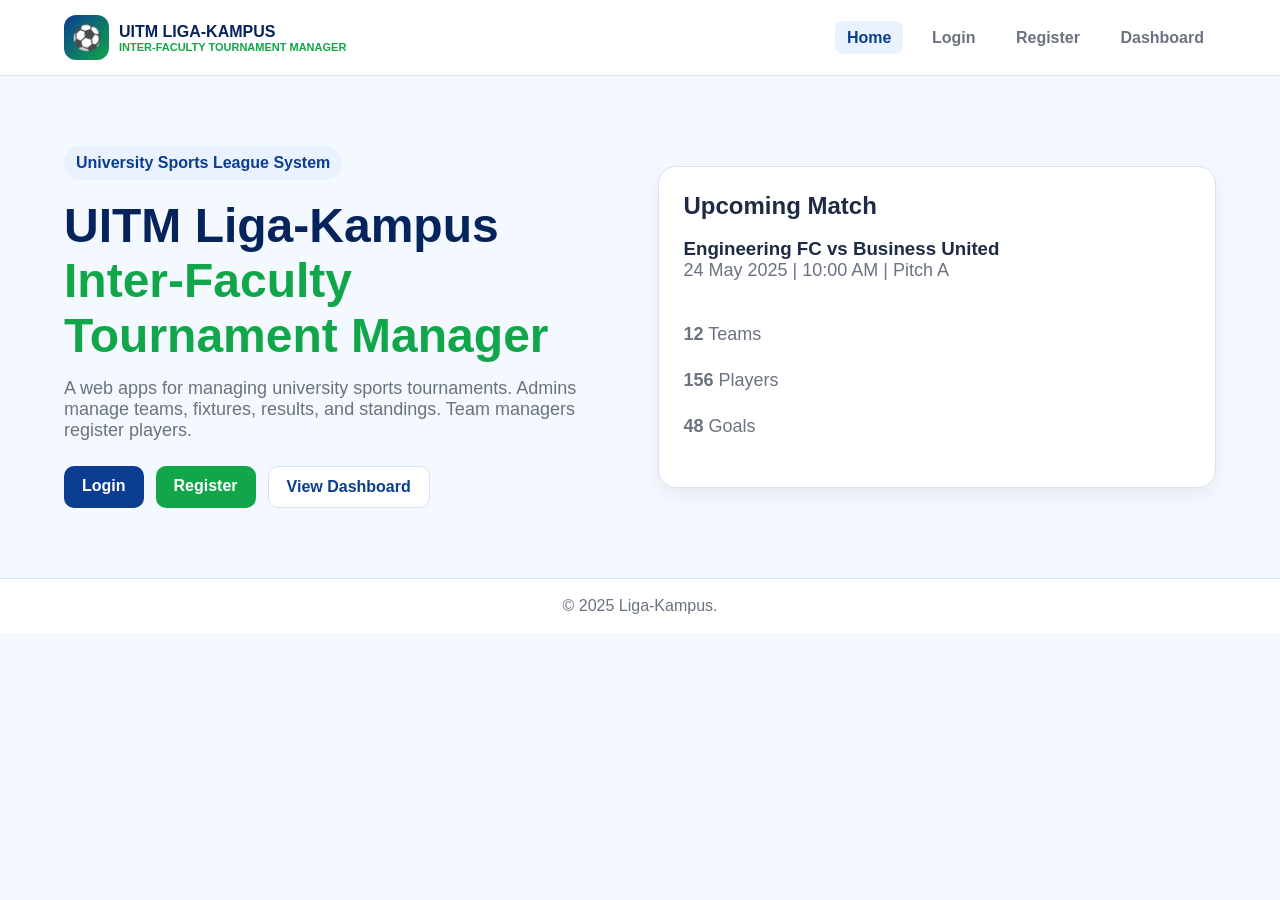
<file: Storyboard/STORYBOARD/public_html/index.html>
<!DOCTYPE html>
<html lang="en">
<head>
    <meta charset="UTF-8">
    <title>Home | UITM Liga-Kampus</title>
    <link rel="stylesheet" href="css/style.css">
</head>
<body>

<header class="topbar">
    <div class="container topbar-inner">
        <a class="brand" href="index.html">
            <div class="logo">⚽</div>
            <div>
                UITM LIGA-KAMPUS
                <small>INTER-FACULTY TOURNAMENT MANAGER</small>
            </div>
        </a>

        <nav class="nav">
            <a href="index.html" class="active">Home</a>
            <a href="login.html">Login</a>
            <a href="register.html">Register</a>
            <a href="dashboard.html">Dashboard</a>
        </nav>
    </div>
</header>

<section class="hero">
    <div class="container hero-grid">
        <div>
            <div class="badge">University Sports League System</div>

            <h1>
                UITM Liga-Kampus
                <span>Inter-Faculty Tournament Manager</span>
            </h1>

            <p>
                A web apps for managing university sports tournaments.
                Admins manage teams, fixtures, results, and standings.
                Team managers register players.
            </p>

            <div class="hero-actions">
                <a href="login.html" class="btn btn-blue">Login</a>
                <a href="register.html" class="btn btn-green">Register</a>
                <a href="dashboard.html" class="btn btn-light">View Dashboard</a>
            </div>
        </div>

        <div class="hero-card">
            <h2>Upcoming Match</h2>
            <br>
            <h3>Engineering FC vs Business United</h3>
            <p>24 May 2025 | 10:00 AM | Pitch A</p>
            <br>
            <p><strong>12</strong> Teams</p>
            <p><strong>156</strong> Players</p>
            <p><strong>48</strong> Goals</p>
        </div>
    </div>
</section>

<footer class="footer">
    © 2025 Liga-Kampus.
</footer>

<script src="js/script.js"></script>
</body>
</html>
</file>
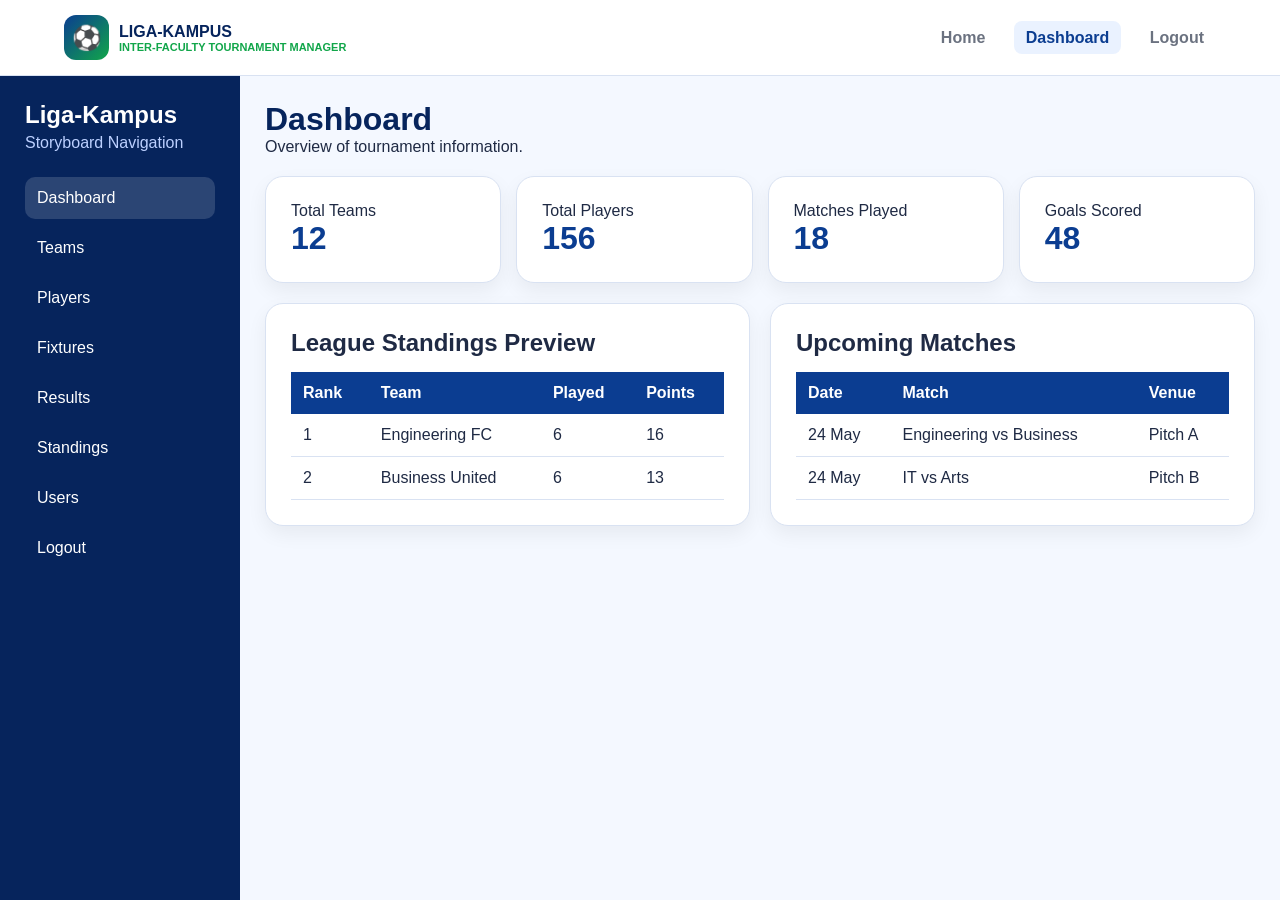
<file: Storyboard/STORYBOARD/public_html/dashboard.html>
<!DOCTYPE html>
<html lang="en">
<head>
    <meta charset="UTF-8">
    <title>Dashboard | Liga-Kampus</title>
    <link rel="stylesheet" href="css/style.css">
</head>
<body>

<header class="topbar">
    <div class="container topbar-inner">
        <a class="brand" href="index.html">
            <div class="logo">⚽</div>
            <div>
                LIGA-KAMPUS
                <small>INTER-FACULTY TOURNAMENT MANAGER</small>
            </div>
        </a>

        <nav class="nav">
            <a href="index.html">Home</a>
            <a href="dashboard.html" class="active">Dashboard</a>
            <a href="logout.html">Logout</a>
        </nav>
    </div>
</header>

<div class="app-shell">
    <aside class="sidebar">
        <h2>Liga-Kampus</h2>
        <p>Storyboard Navigation</p>

        <nav class="side-nav">
            <a href="dashboard.html" class="active">Dashboard</a>
            <a href="teams.html">Teams</a>
            <a href="players.html">Players</a>
            <a href="fixtures.html">Fixtures</a>
            <a href="results.html">Results</a>
            <a href="standings.html">Standings</a>
            <a href="users.html">Users</a>
            <a href="logout.html">Logout</a>
        </nav>
    </aside>

    <main class="main">
        <div class="page-header">
            <div>
                <h1>Dashboard</h1>
                <p>Overview of tournament information.</p>
            </div>
        </div>

        <section class="grid-4">
            <div class="card stat">
                <p>Total Teams</p>
                <strong>12</strong>
            </div>

            <div class="card stat">
                <p>Total Players</p>
                <strong>156</strong>
            </div>

            <div class="card stat">
                <p>Matches Played</p>
                <strong>18</strong>
            </div>

            <div class="card stat">
                <p>Goals Scored</p>
                <strong>48</strong>
            </div>
        </section>

        <section class="grid-2">
            <div class="card">
                <h2>League Standings Preview</h2>

                <table>
                    <tr>
                        <th>Rank</th>
                        <th>Team</th>
                        <th>Played</th>
                        <th>Points</th>
                    </tr>

                    <tr>
                        <td>1</td>
                        <td>Engineering FC</td>
                        <td>6</td>
                        <td>16</td>
                    </tr>

                    <tr>
                        <td>2</td>
                        <td>Business United</td>
                        <td>6</td>
                        <td>13</td>
                    </tr>
                </table>
            </div>

            <div class="card">
                <h2>Upcoming Matches</h2>

                <table>
                    <tr>
                        <th>Date</th>
                        <th>Match</th>
                        <th>Venue</th>
                    </tr>

                    <tr>
                        <td>24 May</td>
                        <td>Engineering vs Business</td>
                        <td>Pitch A</td>
                    </tr>

                    <tr>
                        <td>24 May</td>
                        <td>IT vs Arts</td>
                        <td>Pitch B</td>
                    </tr>
                </table>
            </div>
        </section>
    </main>
</div>

<script src="js/script.js"></script>
</body>
</html>
</file>
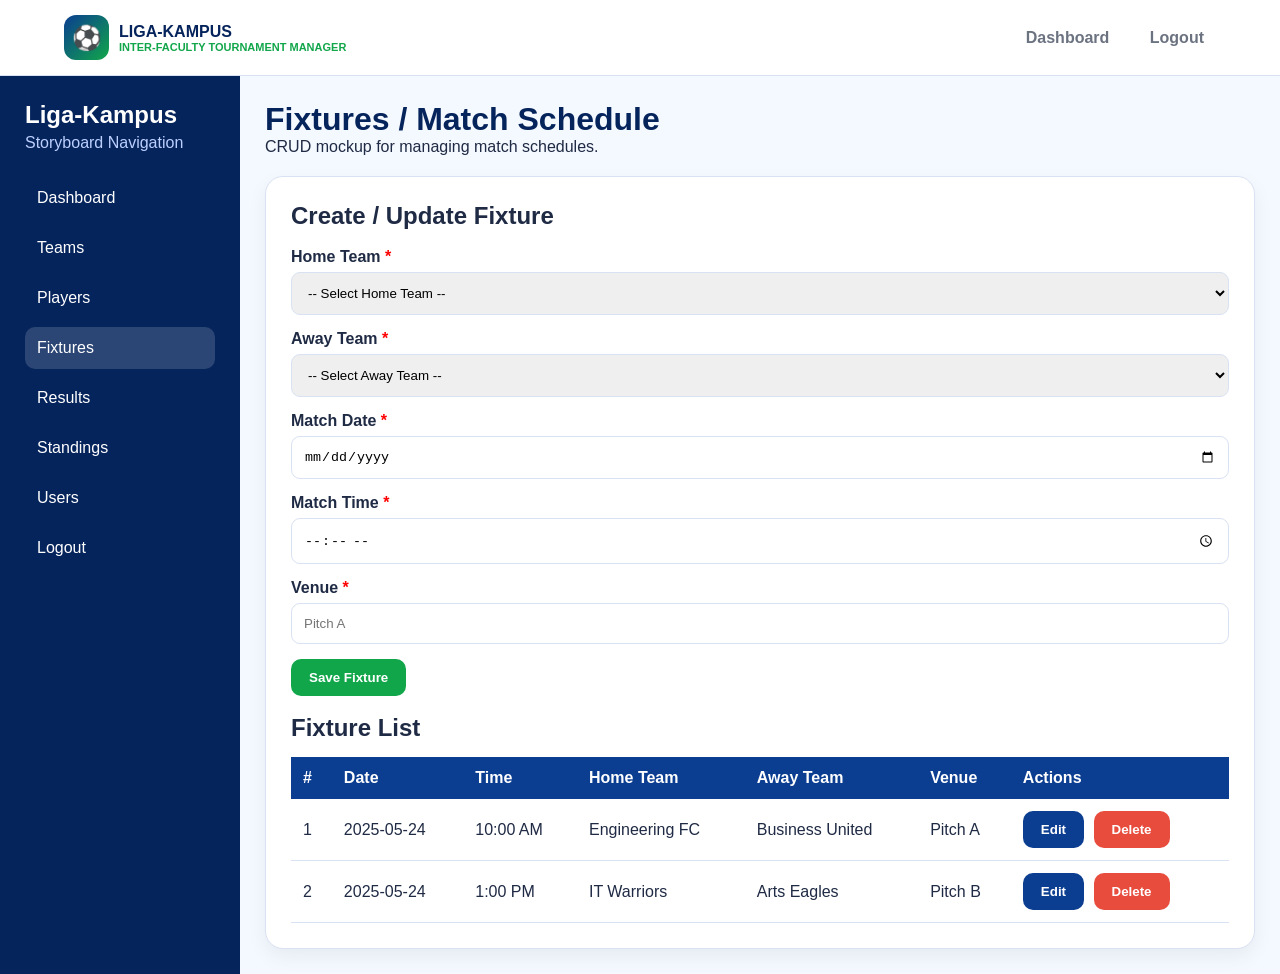
<file: Storyboard/STORYBOARD/public_html/fixtures.html>
<!DOCTYPE html>
<html lang="en">
<head>
    <meta charset="UTF-8">
    <title>Fixtures | Liga-Kampus</title>
    <link rel="stylesheet" href="css/style.css">
</head>
<body>

<header class="topbar">
    <div class="container topbar-inner">
        <a class="brand" href="index.html">
            <div class="logo">⚽</div>
            <div>
                LIGA-KAMPUS
                <small>INTER-FACULTY TOURNAMENT MANAGER</small>
            </div>
        </a>

        <nav class="nav">
            <a href="dashboard.html">Dashboard</a>
            <a href="logout.html">Logout</a>
        </nav>
    </div>
</header>

<div class="app-shell">
    <aside class="sidebar">
        <h2>Liga-Kampus</h2>
        <p>Storyboard Navigation</p>

        <nav class="side-nav">
            <a href="dashboard.html">Dashboard</a>
            <a href="teams.html">Teams</a>
            <a href="players.html">Players</a>
            <a href="fixtures.html" class="active">Fixtures</a>
            <a href="results.html">Results</a>
            <a href="standings.html">Standings</a>
            <a href="users.html">Users</a>
            <a href="logout.html">Logout</a>
        </nav>
    </aside>

    <main class="main">
        <div class="page-header">
            <div>
                <h1>Fixtures / Match Schedule</h1>
                <p>CRUD mockup for managing match schedules.</p>
            </div>
        </div>

        <section class="card">
            <h2>Create / Update Fixture</h2>
            <br>

            <form>
                <div class="form-group">
                    <label>Home Team <span class="required">*</span></label>
                    <select required>
                        <option value="">-- Select Home Team --</option>
                        <option>Engineering FC</option>
                        <option>Business United</option>
                        <option>IT Warriors</option>
                    </select>
                </div>

                <div class="form-group">
                    <label>Away Team <span class="required">*</span></label>
                    <select required>
                        <option value="">-- Select Away Team --</option>
                        <option>Business United</option>
                        <option>Arts Eagles</option>
                        <option>Super Science</option>
                    </select>
                </div>

                <div class="form-group">
                    <label>Match Date <span class="required">*</span></label>
                    <input type="date" required>
                </div>

                <div class="form-group">
                    <label>Match Time <span class="required">*</span></label>
                    <input type="time" required>
                </div>

                <div class="form-group">
                    <label>Venue <span class="required">*</span></label>
                    <input type="text" required placeholder="Pitch A">
                </div>

                <button type="button" class="btn btn-green" onclick="mockSave('Fixture saved successfully')">
                    Save Fixture
                </button>
            </form>

            <br>

            <h2>Fixture List</h2>

            <table>
                <tr>
                    <th>#</th>
                    <th>Date</th>
                    <th>Time</th>
                    <th>Home Team</th>
                    <th>Away Team</th>
                    <th>Venue</th>
                    <th>Actions</th>
                </tr>

                <tr>
                    <td>1</td>
                    <td>2025-05-24</td>
                    <td>10:00 AM</td>
                    <td>Engineering FC</td>
                    <td>Business United</td>
                    <td>Pitch A</td>
                    <td class="action-buttons">
                        <button class="btn btn-blue">Edit</button>
                        <button class="btn btn-red" onclick="mockDelete('fixture')">Delete</button>
                    </td>
                </tr>

                <tr>
                    <td>2</td>
                    <td>2025-05-24</td>
                    <td>1:00 PM</td>
                    <td>IT Warriors</td>
                    <td>Arts Eagles</td>
                    <td>Pitch B</td>
                    <td class="action-buttons">
                        <button class="btn btn-blue">Edit</button>
                        <button class="btn btn-red" onclick="mockDelete('fixture')">Delete</button>
                    </td>
                </tr>
            </table>
        </section>
    </main>
</div>

<script src="js/script.js"></script>
</body>
</html>
</file>
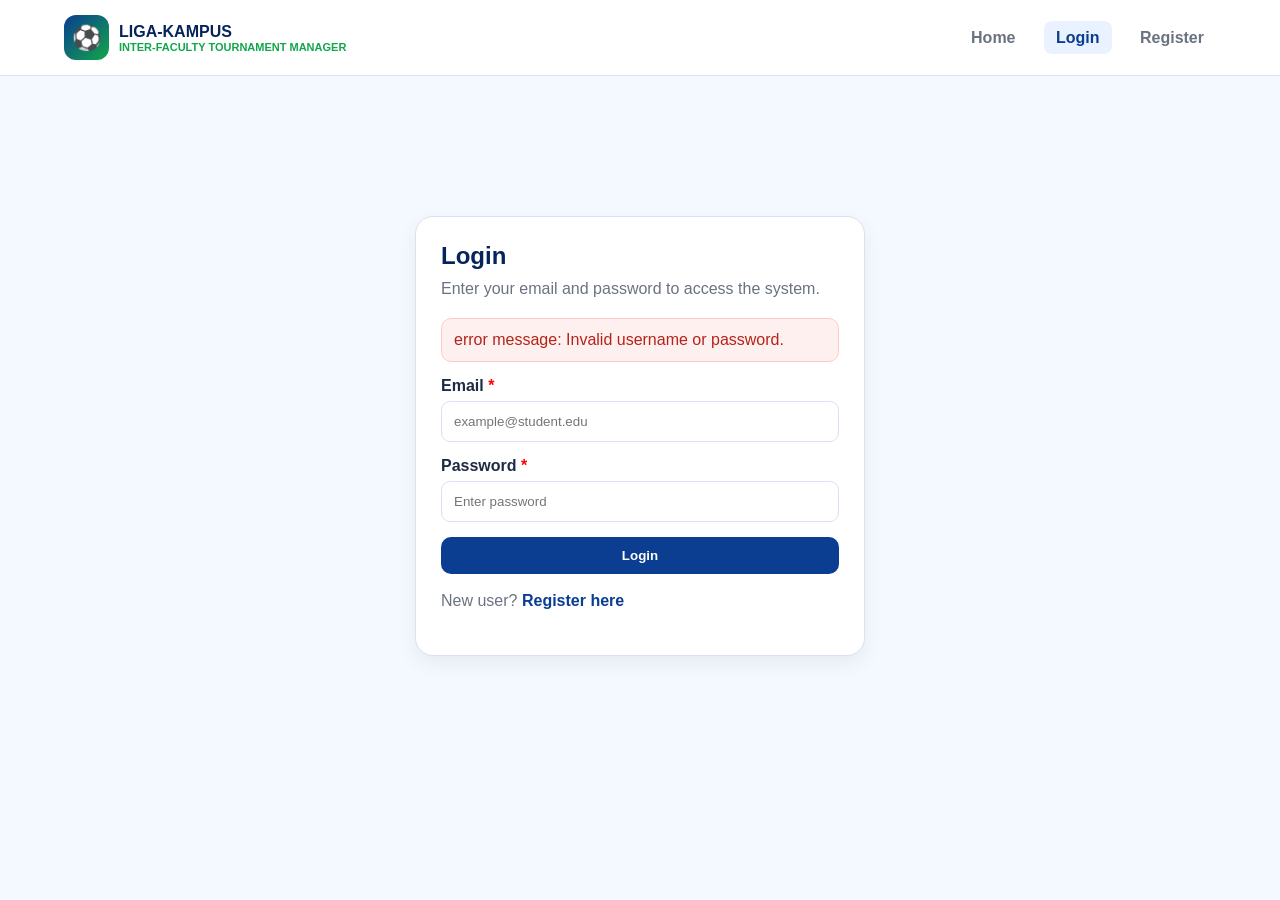
<file: Storyboard/STORYBOARD/public_html/login.html>
<!DOCTYPE html>
<html lang="en">
<head>
    <meta charset="UTF-8">
    <title>Login | Liga-Kampus</title>
    <link rel="stylesheet" href="css/style.css">
</head>
<body>

<header class="topbar">
    <div class="container topbar-inner">
        <a class="brand" href="index.html">
            <div class="logo">⚽</div>
            <div>
                LIGA-KAMPUS
                <small>INTER-FACULTY TOURNAMENT MANAGER</small>
            </div>
        </a>

        <nav class="nav">
            <a href="index.html">Home</a>
            <a href="login.html" class="active">Login</a>
            <a href="register.html">Register</a>
        </nav>
    </div>
</header>

<section class="auth-page">
    <form class="auth-card" action="dashboard.html" method="get">
        <h1>Login</h1>
        <p>Enter your email and password to access the system.</p>

        <div class="error-box">
            error message: Invalid username or password.
        </div>

        <div class="form-group">
            <label>Email <span class="required">*</span></label>
            <input type="email" required placeholder="example@student.edu">
        </div>

        <div class="form-group">
            <label>Password <span class="required">*</span></label>
            <input type="password" required minlength="6" placeholder="Enter password">
        </div>

        <button type="submit" class="btn btn-blue" style="width:100%;">
            Login
        </button>

        <br><br>

        <p>
            New user?
            <a href="register.html" style="color:#0b3d91; font-weight:bold;">
                Register here
            </a>
        </p>
    </form>
</section>

<script src="js/script.js"></script>
</body>
</html>
</file>
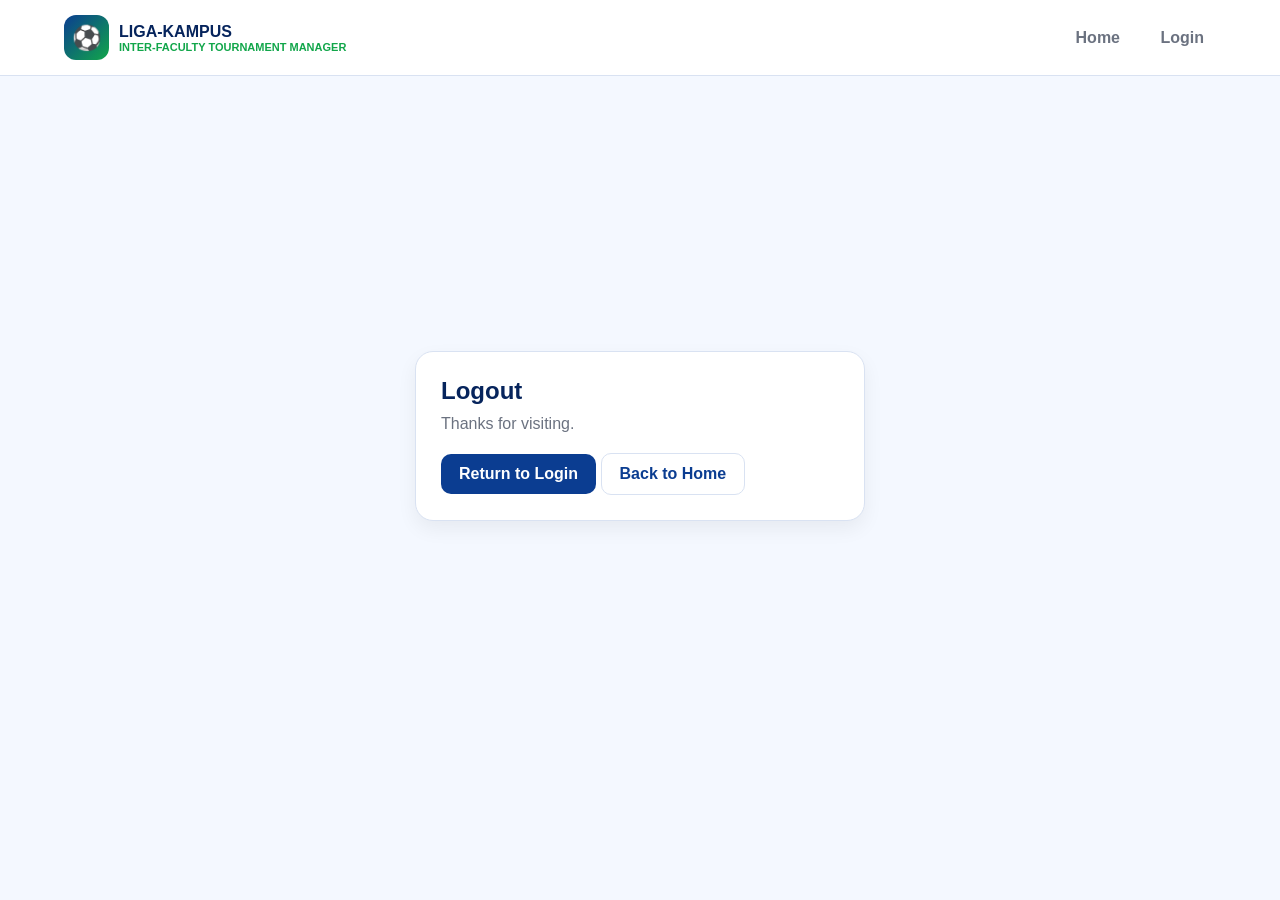
<file: Storyboard/STORYBOARD/public_html/logout.html>
<!DOCTYPE html>
<html lang="en">
<head>
    <meta charset="UTF-8">
    <title>Logout | Liga-Kampus</title>
    <link rel="stylesheet" href="css/style.css">
</head>
<body>

<header class="topbar">
    <div class="container topbar-inner">
        <a class="brand" href="index.html">
            <div class="logo">⚽</div>
            <div>
                LIGA-KAMPUS
                <small>INTER-FACULTY TOURNAMENT MANAGER</small>
            </div>
        </a>

        <nav class="nav">
            <a href="index.html">Home</a>
            <a href="login.html">Login</a>
        </nav>
    </div>
</header>

<section class="auth-page">
    <div class="auth-card">
        <h1>Logout</h1>

        <p>
            Thanks for visiting.
        </p>

        <a href="login.html" class="btn btn-blue">
            Return to Login
        </a>

        <a href="index.html" class="btn btn-light">
            Back to Home
        </a>
    </div>
</section>

<script src="js/script.js"></script>
</body>
</html>
</file>
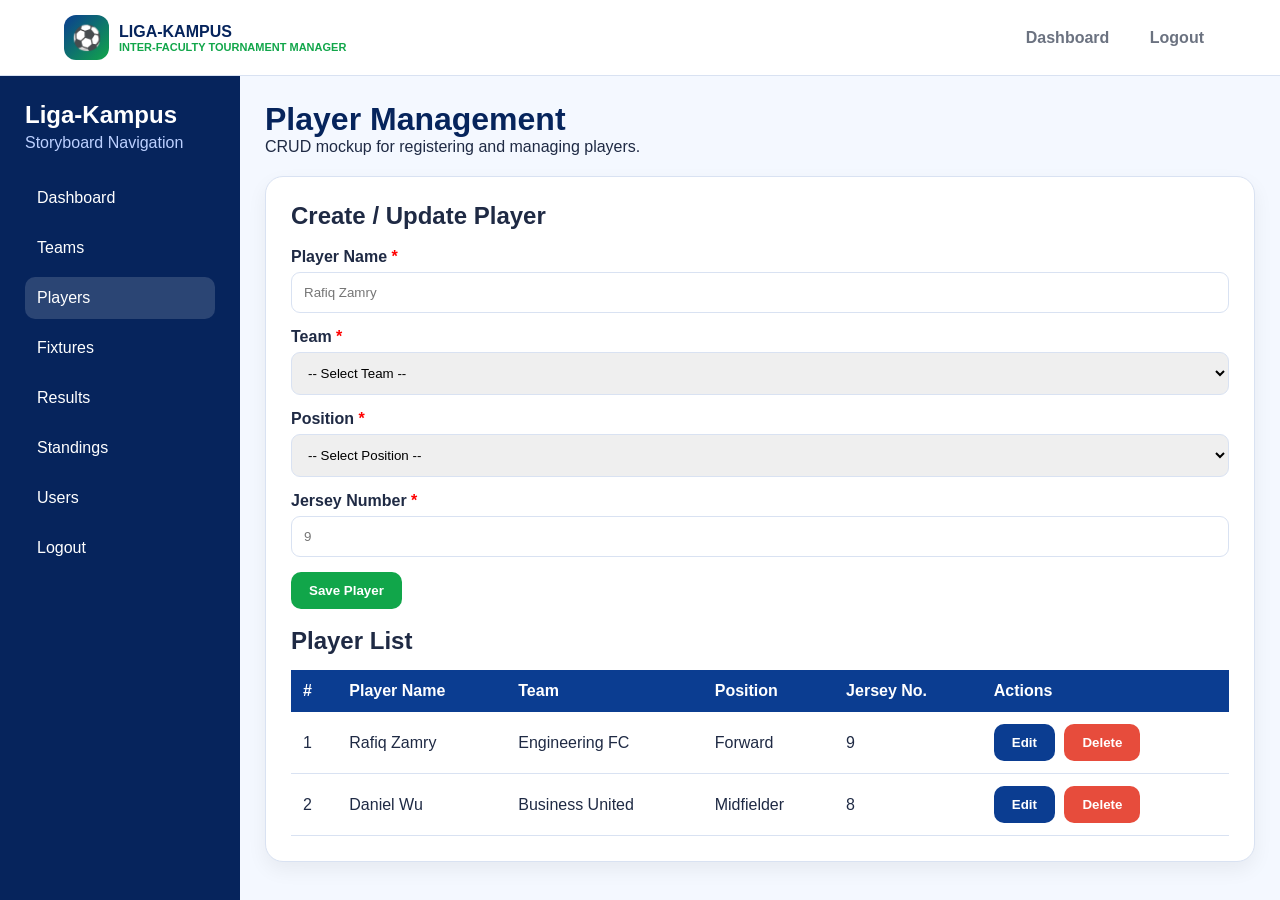
<file: Storyboard/STORYBOARD/public_html/players.html>
<!DOCTYPE html>
<html lang="en">
<head>
    <meta charset="UTF-8">
    <title>Player Management | Liga-Kampus</title>
    <link rel="stylesheet" href="css/style.css">
</head>
<body>

<header class="topbar">
    <div class="container topbar-inner">
        <a class="brand" href="index.html">
            <div class="logo">⚽</div>
            <div>
                LIGA-KAMPUS
                <small>INTER-FACULTY TOURNAMENT MANAGER</small>
            </div>
        </a>

        <nav class="nav">
            <a href="dashboard.html">Dashboard</a>
            <a href="logout.html">Logout</a>
        </nav>
    </div>
</header>

<div class="app-shell">
    <aside class="sidebar">
        <h2>Liga-Kampus</h2>
        <p>Storyboard Navigation</p>

        <nav class="side-nav">
            <a href="dashboard.html">Dashboard</a>
            <a href="teams.html">Teams</a>
            <a href="players.html" class="active">Players</a>
            <a href="fixtures.html">Fixtures</a>
            <a href="results.html">Results</a>
            <a href="standings.html">Standings</a>
            <a href="users.html">Users</a>
            <a href="logout.html">Logout</a>
        </nav>
    </aside>

    <main class="main">
        <div class="page-header">
            <div>
                <h1>Player Management</h1>
                <p>CRUD mockup for registering and managing players.</p>
            </div>
        </div>

        <section class="card">
            <h2>Create / Update Player</h2>
            <br>

            <form>
                <div class="form-group">
                    <label>Player Name <span class="required">*</span></label>
                    <input type="text" required placeholder="Rafiq Zamry">
                </div>

                <div class="form-group">
                    <label>Team <span class="required">*</span></label>
                    <select required>
                        <option value="">-- Select Team --</option>
                        <option>Engineering FC</option>
                        <option>Business United</option>
                        <option>IT Warriors</option>
                    </select>
                </div>

                <div class="form-group">
                    <label>Position <span class="required">*</span></label>
                    <select required>
                        <option value="">-- Select Position --</option>
                        <option>Goalkeeper</option>
                        <option>Defender</option>
                        <option>Midfielder</option>
                        <option>Forward</option>
                    </select>
                </div>

                <div class="form-group">
                    <label>Jersey Number <span class="required">*</span></label>
                    <input type="number" required min="1" max="99" placeholder="9">
                </div>

                <button type="button" class="btn btn-green" onclick="mockSave('Player saved successfully')">
                    Save Player
                </button>
            </form>

            <br>

            <h2>Player List</h2>

            <table>
                <tr>
                    <th>#</th>
                    <th>Player Name</th>
                    <th>Team</th>
                    <th>Position</th>
                    <th>Jersey No.</th>
                    <th>Actions</th>
                </tr>

                <tr>
                    <td>1</td>
                    <td>Rafiq Zamry</td>
                    <td>Engineering FC</td>
                    <td>Forward</td>
                    <td>9</td>
                    <td class="action-buttons">
                        <button class="btn btn-blue">Edit</button>
                        <button class="btn btn-red" onclick="mockDelete('Rafiq Hakimi')">Delete</button>
                    </td>
                </tr>

                <tr>
                    <td>2</td>
                    <td>Daniel Wu</td>
                    <td>Business United</td>
                    <td>Midfielder</td>
                    <td>8</td>
                    <td class="action-buttons">
                        <button class="btn btn-blue">Edit</button>
                        <button class="btn btn-red" onclick="mockDelete('Daniel Wong')">Delete</button>
                    </td>
                </tr>
            </table>
        </section>
    </main>
</div>

<script src="js/script.js"></script>
</body>
</html>
</file>
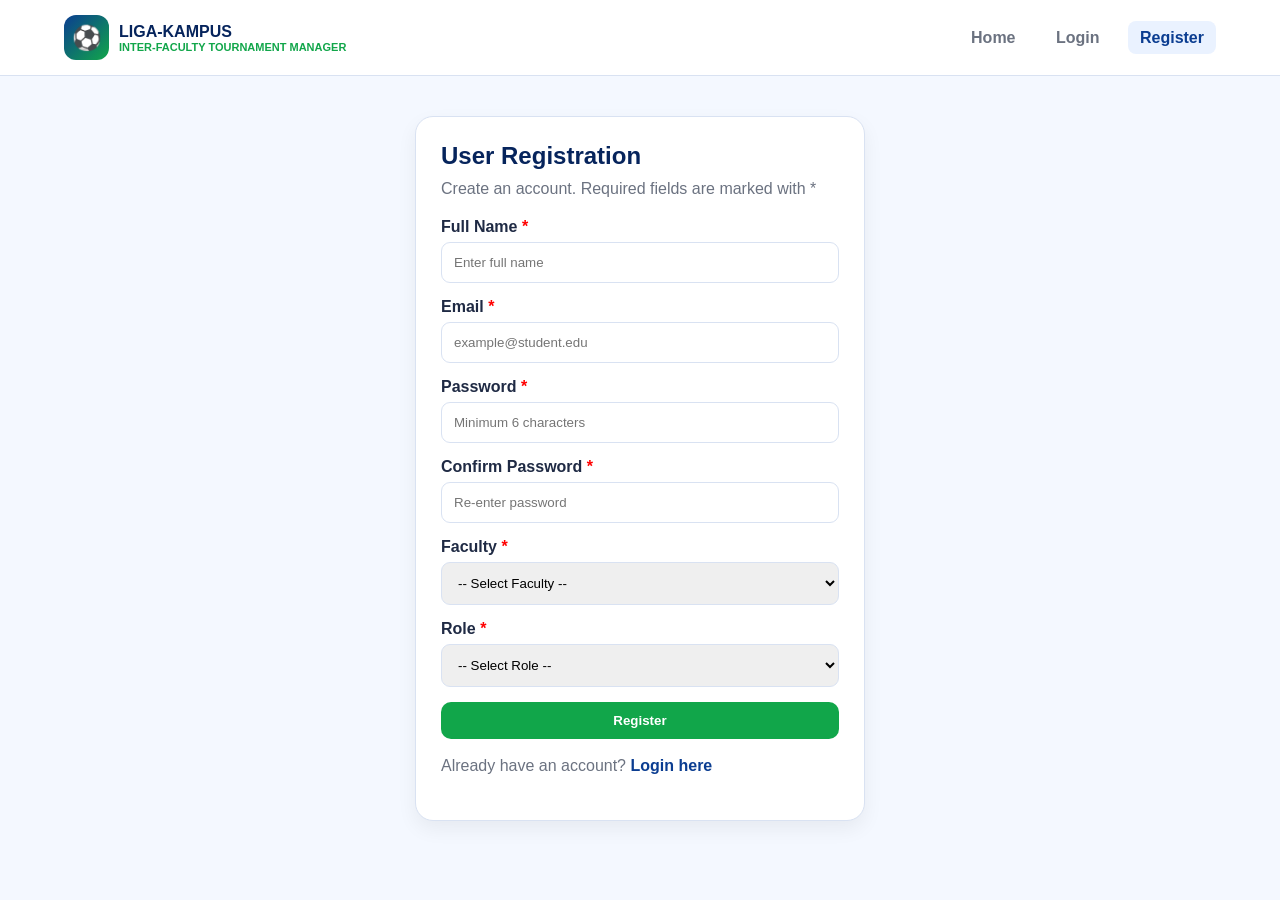
<file: Storyboard/STORYBOARD/public_html/register.html>
<!DOCTYPE html>
<html lang="en">
<head>
    <meta charset="UTF-8">
    <title>Register | Liga-Kampus</title>
    <link rel="stylesheet" href="css/style.css">
</head>
<body>

<header class="topbar">
    <div class="container topbar-inner">
        <a class="brand" href="index.html">
            <div class="logo">⚽</div>
            <div>
                LIGA-KAMPUS
                <small>INTER-FACULTY TOURNAMENT MANAGER</small>
            </div>
        </a>

        <nav class="nav">
            <a href="index.html">Home</a>
            <a href="login.html">Login</a>
            <a href="register.html" class="active">Register</a>
        </nav>
    </div>
</header>

<section class="auth-page">
    <form class="auth-card" action="login.html" method="get">
        <h1>User Registration</h1>
        <p>Create an account. Required fields are marked with *</p>

        <div class="form-group">
            <label>Full Name <span class="required">*</span></label>
            <input type="text" required placeholder="Enter full name">
        </div>

        <div class="form-group">
            <label>Email <span class="required">*</span></label>
            <input type="email" required placeholder="example@student.edu">
        </div>

        <div class="form-group">
            <label>Password <span class="required">*</span></label>
            <input type="password" required minlength="6" placeholder="Minimum 6 characters">
        </div>

        <div class="form-group">
            <label>Confirm Password <span class="required">*</span></label>
            <input type="password" required minlength="6" placeholder="Re-enter password">
        </div>

        <div class="form-group">
            <label>Faculty <span class="required">*</span></label>
            <select required>
                <option value="">-- Select Faculty --</option>
                <option>Engineering</option>
                <option>Business</option>
                <option>Information Technology</option>
                <option>Science</option>
                <option>Arts</option>
            </select>
        </div>

        <div class="form-group">
            <label>Role <span class="required">*</span></label>
            <select required>
                <option value="">-- Select Role --</option>
                <option>Admin</option>
                <option>Team Manager</option>
            </select>
        </div>

        <button type="submit" class="btn btn-green" style="width:100%;">
            Register
        </button>

        <br><br>

        <p>
            Already have an account?
            <a href="login.html" style="color:#0b3d91; font-weight:bold;">
                Login here
            </a>
        </p>
    </form>
</section>

<script src="js/script.js"></script>
</body>
</html>
</file>
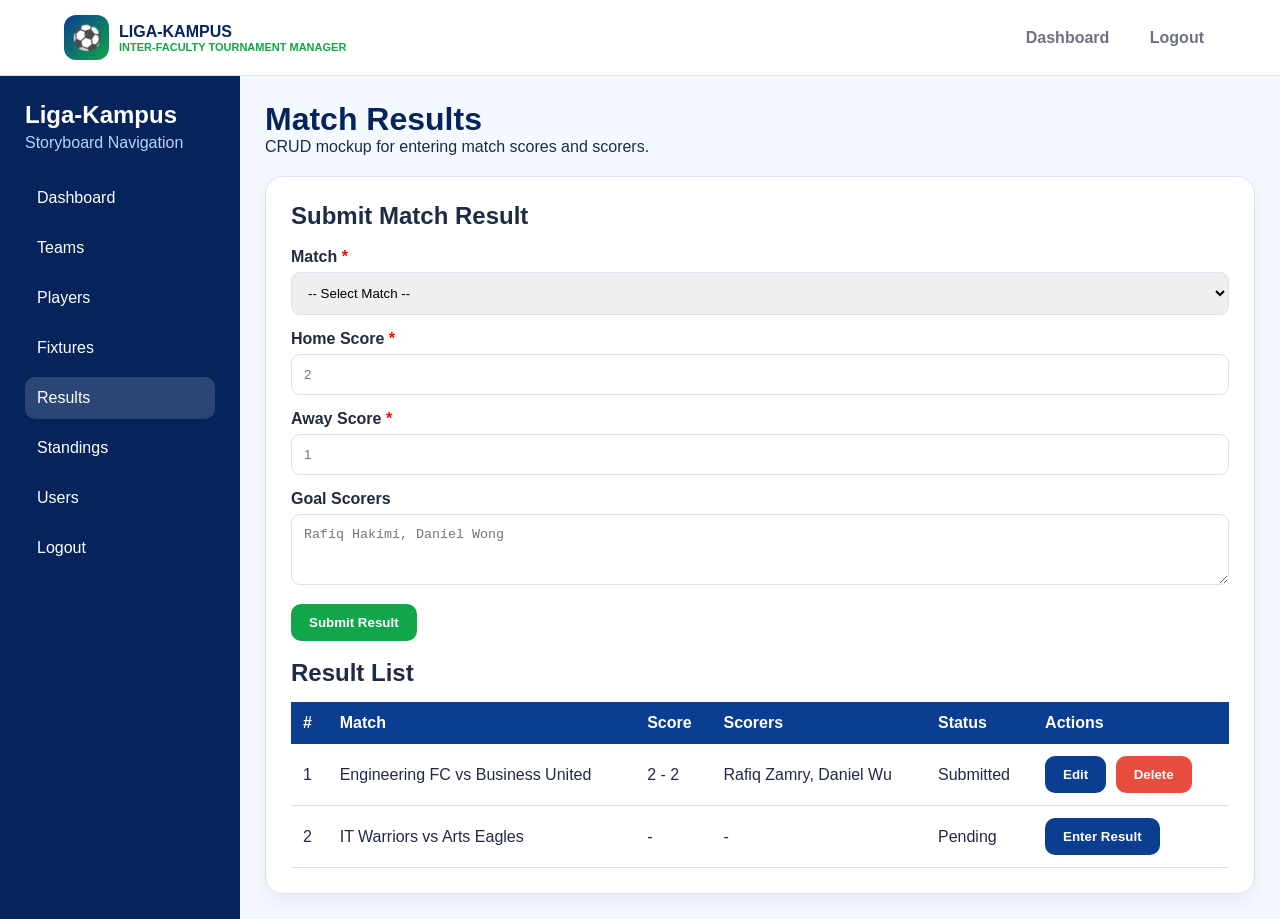
<file: Storyboard/STORYBOARD/public_html/results.html>
<!DOCTYPE html>
<html lang="en">
<head>
    <meta charset="UTF-8">
    <title>Results | Liga-Kampus</title>
    <link rel="stylesheet" href="css/style.css">
</head>
<body>

<header class="topbar">
    <div class="container topbar-inner">
        <a class="brand" href="index.html">
            <div class="logo">⚽</div>
            <div>
                LIGA-KAMPUS
                <small>INTER-FACULTY TOURNAMENT MANAGER</small>
            </div>
        </a>

        <nav class="nav">
            <a href="dashboard.html">Dashboard</a>
            <a href="logout.html">Logout</a>
        </nav>
    </div>
</header>

<div class="app-shell">
    <aside class="sidebar">
        <h2>Liga-Kampus</h2>
        <p>Storyboard Navigation</p>

        <nav class="side-nav">
            <a href="dashboard.html">Dashboard</a>
            <a href="teams.html">Teams</a>
            <a href="players.html">Players</a>
            <a href="fixtures.html">Fixtures</a>
            <a href="results.html" class="active">Results</a>
            <a href="standings.html">Standings</a>
            <a href="users.html">Users</a>
            <a href="logout.html">Logout</a>
        </nav>
    </aside>

    <main class="main">
        <div class="page-header">
            <div>
                <h1>Match Results</h1>
                <p>CRUD mockup for entering match scores and scorers.</p>
            </div>
        </div>

        <section class="card">
            <h2>Submit Match Result</h2>
            <br>

            <form>
                <div class="form-group">
                    <label>Match <span class="required">*</span></label>
                    <select required>
                        <option value="">-- Select Match --</option>
                        <option>Engineering FC vs Business United</option>
                        <option>IT Warriors vs Arts Eagles</option>
                    </select>
                </div>

                <div class="form-group">
                    <label>Home Score <span class="required">*</span></label>
                    <input type="number" required min="0" placeholder="2">
                </div>

                <div class="form-group">
                    <label>Away Score <span class="required">*</span></label>
                    <input type="number" required min="0" placeholder="1">
                </div>

                <div class="form-group">
                    <label>Goal Scorers</label>
                    <textarea rows="3" placeholder="Rafiq Hakimi, Daniel Wong"></textarea>
                </div>

                <button type="button" class="btn btn-green" onclick="mockSave('Result submitted successfully')">
                    Submit Result
                </button>
            </form>

            <br>

            <h2>Result List</h2>

            <table>
                <tr>
                    <th>#</th>
                    <th>Match</th>
                    <th>Score</th>
                    <th>Scorers</th>
                    <th>Status</th>
                    <th>Actions</th>
                </tr>

                <tr>
                    <td>1</td>
                    <td>Engineering FC vs Business United</td>
                    <td>2 - 2</td>
                    <td>Rafiq Zamry, Daniel Wu</td>
                    <td><span class="status active">Submitted</span></td>
                    <td class="action-buttons">
                        <button class="btn btn-blue">Edit</button>
                        <button class="btn btn-red" onclick="mockDelete('result')">Delete</button>
                    </td>
                </tr>

                <tr>
                    <td>2</td>
                    <td>IT Warriors vs Arts Eagles</td>
                    <td>-</td>
                    <td>-</td>
                    <td><span class="status pending">Pending</span></td>
                    <td class="action-buttons">
                        <button class="btn btn-blue">Enter Result</button>
                    </td>
                </tr>
            </table>
        </section>
    </main>
</div>

<script src="js/script.js"></script>
</body>
</html>
</file>
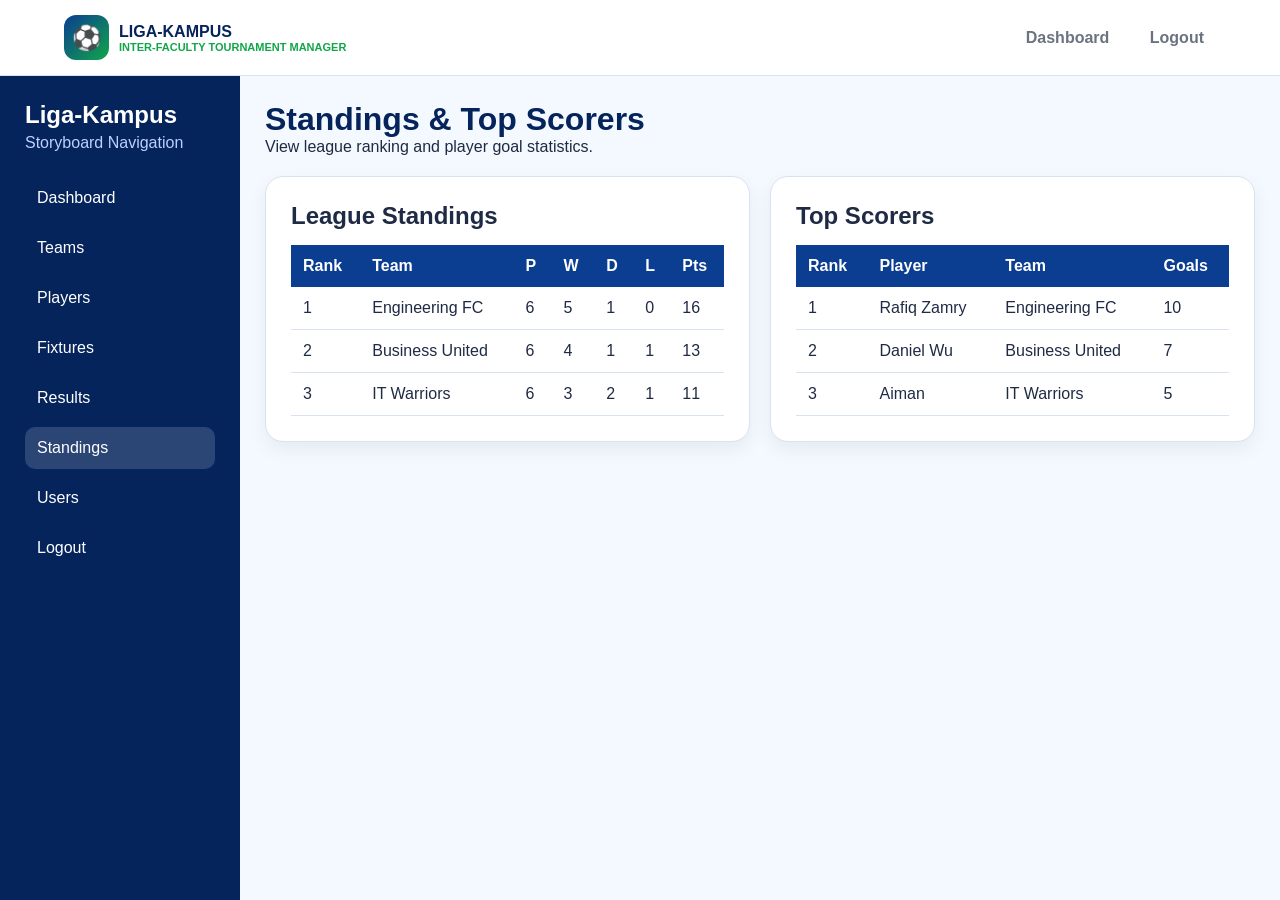
<file: Storyboard/STORYBOARD/public_html/standings.html>
<!DOCTYPE html>
<html lang="en">
<head>
    <meta charset="UTF-8">
    <title>Standings | Liga-Kampus</title>
    <link rel="stylesheet" href="css/style.css">
</head>
<body>

<header class="topbar">
    <div class="container topbar-inner">
        <a class="brand" href="index.html">
            <div class="logo">⚽</div>
            <div>
                LIGA-KAMPUS
                <small>INTER-FACULTY TOURNAMENT MANAGER</small>
            </div>
        </a>

        <nav class="nav">
            <a href="dashboard.html">Dashboard</a>
            <a href="logout.html">Logout</a>
        </nav>
    </div>
</header>

<div class="app-shell">
    <aside class="sidebar">
        <h2>Liga-Kampus</h2>
        <p>Storyboard Navigation</p>

        <nav class="side-nav">
            <a href="dashboard.html">Dashboard</a>
            <a href="teams.html">Teams</a>
            <a href="players.html">Players</a>
            <a href="fixtures.html">Fixtures</a>
            <a href="results.html">Results</a>
            <a href="standings.html" class="active">Standings</a>
            <a href="users.html">Users</a>
            <a href="logout.html">Logout</a>
        </nav>
    </aside>

    <main class="main">
        <div class="page-header">
            <div>
                <h1>Standings & Top Scorers</h1>
                <p>View league ranking and player goal statistics.</p>
            </div>
        </div>

        <section class="grid-2">
            <div class="card">
                <h2>League Standings</h2>

                <table>
                    <tr>
                        <th>Rank</th>
                        <th>Team</th>
                        <th>P</th>
                        <th>W</th>
                        <th>D</th>
                        <th>L</th>
                        <th>Pts</th>
                    </tr>

                    <tr>
                        <td>1</td>
                        <td>Engineering FC</td>
                        <td>6</td>
                        <td>5</td>
                        <td>1</td>
                        <td>0</td>
                        <td>16</td>
                    </tr>

                    <tr>
                        <td>2</td>
                        <td>Business United</td>
                        <td>6</td>
                        <td>4</td>
                        <td>1</td>
                        <td>1</td>
                        <td>13</td>
                    </tr>

                    <tr>
                        <td>3</td>
                        <td>IT Warriors</td>
                        <td>6</td>
                        <td>3</td>
                        <td>2</td>
                        <td>1</td>
                        <td>11</td>
                    </tr>
                </table>
            </div>

            <div class="card">
                <h2>Top Scorers</h2>

                <table>
                    <tr>
                        <th>Rank</th>
                        <th>Player</th>
                        <th>Team</th>
                        <th>Goals</th>
                    </tr>

                    <tr>
                        <td>1</td>
                        <td>Rafiq Zamry</td>
                        <td>Engineering FC</td>
                        <td>10</td>
                    </tr>

                    <tr>
                        <td>2</td>
                        <td>Daniel Wu</td>
                        <td>Business United</td>
                        <td>7</td>
                    </tr>

                    <tr>
                        <td>3</td>
                        <td>Aiman</td>
                        <td>IT Warriors</td>
                        <td>5</td>
                    </tr>
                </table>
            </div>
        </section>
    </main>
</div>

<script src="js/script.js"></script>
</body>
</html>
</file>
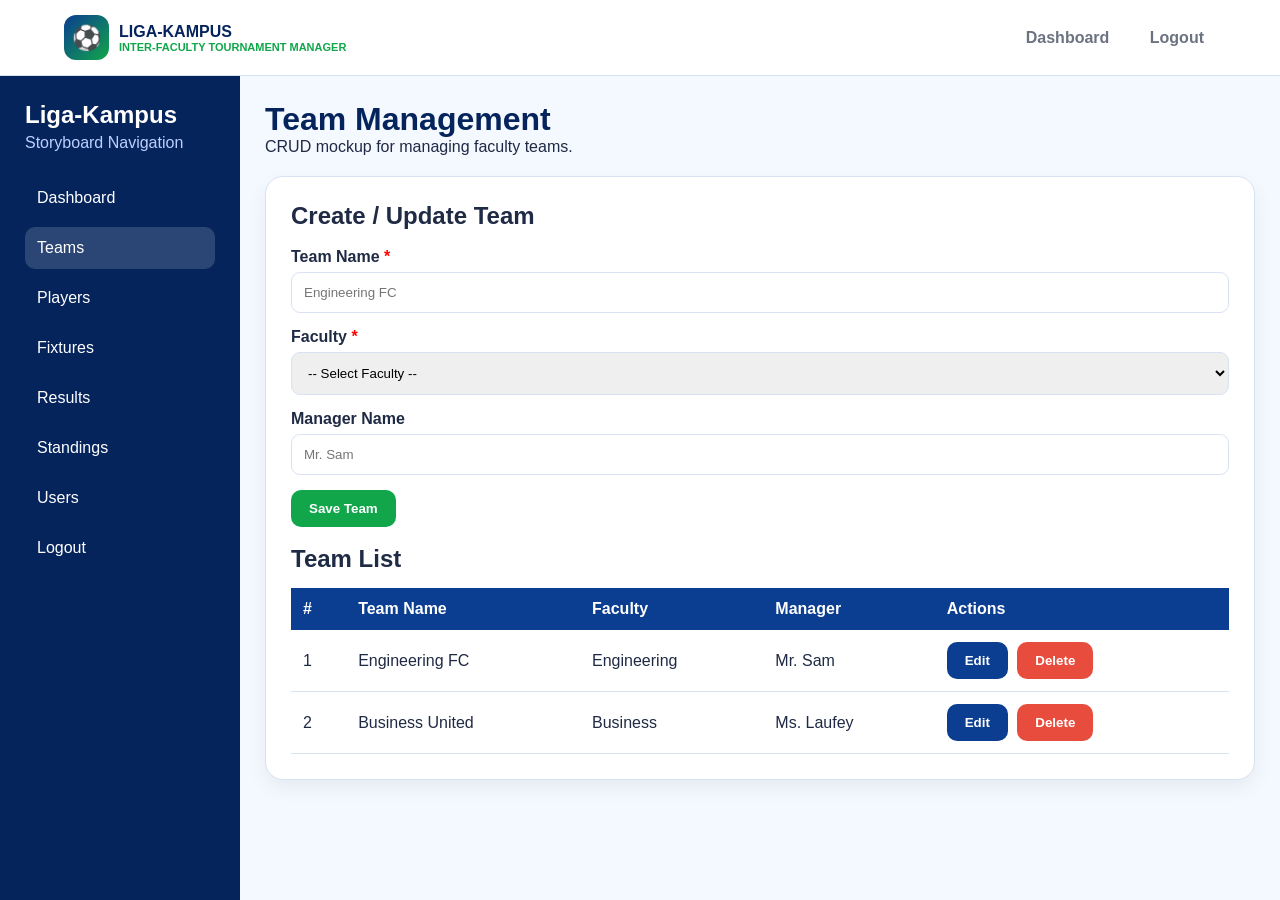
<file: Storyboard/STORYBOARD/public_html/teams.html>
<!DOCTYPE html>
<html lang="en">
<head>
    <meta charset="UTF-8">
    <title>Team Management | Liga-Kampus</title>
    <link rel="stylesheet" href="css/style.css">
</head>
<body>

<header class="topbar">
    <div class="container topbar-inner">
        <a class="brand" href="index.html">
            <div class="logo">⚽</div>
            <div>
                LIGA-KAMPUS
                <small>INTER-FACULTY TOURNAMENT MANAGER</small>
            </div>
        </a>

        <nav class="nav">
            <a href="dashboard.html">Dashboard</a>
            <a href="logout.html">Logout</a>
        </nav>
    </div>
</header>

<div class="app-shell">
    <aside class="sidebar">
        <h2>Liga-Kampus</h2>
        <p>Storyboard Navigation</p>

        <nav class="side-nav">
            <a href="dashboard.html">Dashboard</a>
            <a href="teams.html" class="active">Teams</a>
            <a href="players.html">Players</a>
            <a href="fixtures.html">Fixtures</a>
            <a href="results.html">Results</a>
            <a href="standings.html">Standings</a>
            <a href="users.html">Users</a>
            <a href="logout.html">Logout</a>
        </nav>
    </aside>

    <main class="main">
        <div class="page-header">
            <div>
                <h1>Team Management</h1>
                <p>CRUD mockup for managing faculty teams.</p>
            </div>
        </div>

        <section class="card">
            <h2>Create / Update Team</h2>
            <br>

            <form>
                <div class="form-group">
                    <label>Team Name <span class="required">*</span></label>
                    <input type="text" required placeholder="Engineering FC">
                </div>

                <div class="form-group">
                    <label>Faculty <span class="required">*</span></label>
                    <select required>
                        <option value="">-- Select Faculty --</option>
                        <option>Engineering</option>
                        <option>Business</option>
                        <option>Information Technology</option>
                        <option>Science</option>
                    </select>
                </div>

                <div class="form-group">
                    <label>Manager Name</label>
                    <input type="text" placeholder="Mr. Sam">
                </div>

                <button type="button" class="btn btn-green" onclick="mockSave('Team saved successfully')">
                    Save Team
                </button>
            </form>

            <br>

            <h2>Team List</h2>

            <table>
                <tr>
                    <th>#</th>
                    <th>Team Name</th>
                    <th>Faculty</th>
                    <th>Manager</th>
                    <th>Actions</th>
                </tr>

                <tr>
                    <td>1</td>
                    <td>Engineering FC</td>
                    <td>Engineering</td>
                    <td>Mr. Sam</td>
                    <td class="action-buttons">
                        <button class="btn btn-blue">Edit</button>
                        <button class="btn btn-red" onclick="mockDelete('Engineering FC')">Delete</button>
                    </td>
                </tr>

                <tr>
                    <td>2</td>
                    <td>Business United</td>
                    <td>Business</td>
                    <td>Ms. Laufey</td>
                    <td class="action-buttons">
                        <button class="btn btn-blue">Edit</button>
                        <button class="btn btn-red" onclick="mockDelete('Business United')">Delete</button>
                    </td>
                </tr>
            </table>
        </section>
    </main>
</div>

<script src="js/script.js"></script>
</body>
</html>
</file>
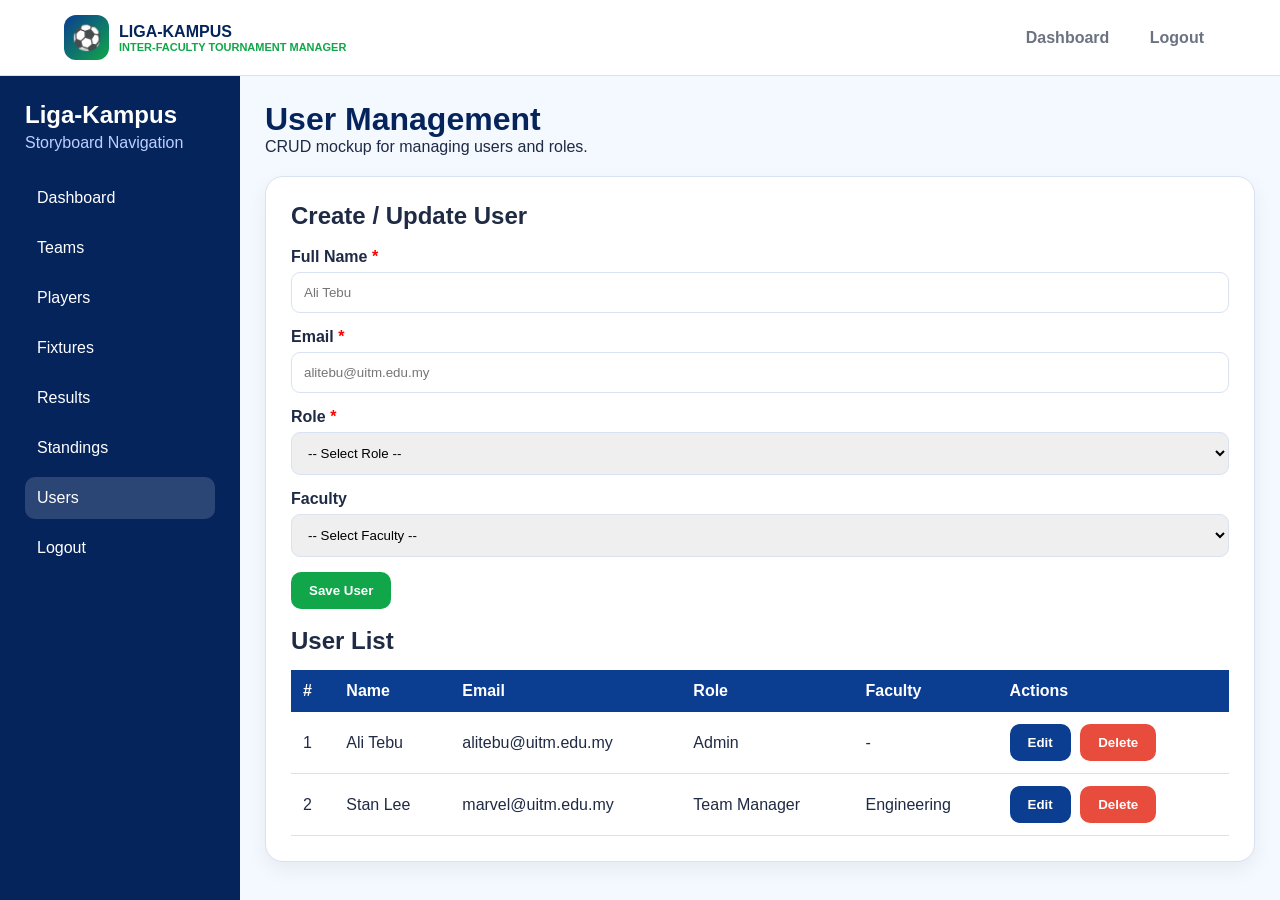
<file: Storyboard/STORYBOARD/public_html/users.html>
<!DOCTYPE html>
<html lang="en">
<head>
    <meta charset="UTF-8">
    <title>User Management | Liga-Kampus</title>
    <link rel="stylesheet" href="css/style.css">
</head>
<body>

<header class="topbar">
    <div class="container topbar-inner">
        <a class="brand" href="index.html">
            <div class="logo">⚽</div>
            <div>
                LIGA-KAMPUS
                <small>INTER-FACULTY TOURNAMENT MANAGER</small>
            </div>
        </a>

        <nav class="nav">
            <a href="dashboard.html">Dashboard</a>
            <a href="logout.html">Logout</a>
        </nav>
    </div>
</header>

<div class="app-shell">
    <aside class="sidebar">
        <h2>Liga-Kampus</h2>
        <p>Storyboard Navigation</p>

        <nav class="side-nav">
            <a href="dashboard.html">Dashboard</a>
            <a href="teams.html">Teams</a>
            <a href="players.html">Players</a>
            <a href="fixtures.html">Fixtures</a>
            <a href="results.html">Results</a>
            <a href="standings.html">Standings</a>
            <a href="users.html" class="active">Users</a>
            <a href="logout.html">Logout</a>
        </nav>
    </aside>

    <main class="main">
        <div class="page-header">
            <div>
                <h1>User Management</h1>
                <p>CRUD mockup for managing users and roles.</p>
            </div>
        </div>

        <section class="card">
            <h2>Create / Update User</h2>
            <br>

            <form>
                <div class="form-group">
                    <label>Full Name <span class="required">*</span></label>
                    <input type="text" required placeholder="Ali Tebu">
                </div>

                <div class="form-group">
                    <label>Email <span class="required">*</span></label>
                    <input type="email" required placeholder="alitebu@uitm.edu.my">
                </div>

                <div class="form-group">
                    <label>Role <span class="required">*</span></label>
                    <select required>
                        <option value="">-- Select Role --</option>
                        <option>Admin</option>
                        <option>Team Manager</option>
                    </select>
                </div>

                <div class="form-group">
                    <label>Faculty</label>
                    <select>
                        <option value="">-- Select Faculty --</option>
                        <option>Engineering</option>
                        <option>Business</option>
                        <option>Information Technology</option>
                        <option>Science</option>
                    </select>
                </div>

                <button type="button" class="btn btn-green" onclick="mockSave('User saved successfully')">
                    Save User
                </button>
            </form>

            <br>

            <h2>User List</h2>

            <table>
                <tr>
                    <th>#</th>
                    <th>Name</th>
                    <th>Email</th>
                    <th>Role</th>
                    <th>Faculty</th>
                    <th>Actions</th>
                </tr>

                <tr>
                    <td>1</td>
                    <td>Ali Tebu</td>
                    <td>alitebu@uitm.edu.my</td>
                    <td>Admin</td>
                    <td>-</td>
                    <td class="action-buttons">
                        <button class="btn btn-blue">Edit</button>
                        <button class="btn btn-red" onclick="mockDelete('Ali Rahman')">Delete</button>
                    </td>
                </tr>

                <tr>
                    <td>2</td>
                    <td>Stan Lee</td>
                    <td>marvel@uitm.edu.my</td>
                    <td>Team Manager</td>
                    <td>Engineering</td>
                    <td class="action-buttons">
                        <button class="btn btn-blue">Edit</button>
                        <button class="btn btn-red" onclick="mockDelete('Sara Lee')">Delete</button>
                    </td>
                </tr>
            </table>
        </section>
    </main>
</div>

<script src="js/script.js"></script>
</body>
</html>
</file>
<file: Storyboard/STORYBOARD/public_html/css/style.css>
:root {
    --blue: #0b3d91;
    --dark-blue: #06245c;
    --green: #11a64a;
    --light-bg: #f4f8ff;
    --white: #ffffff;
    --text: #1f2a44;
    --muted: #6b7280;
    --border: #d9e2f2;
    --red: #e74c3c;
}

* {
    margin: 0;
    padding: 0;
    box-sizing: border-box;
}

body {
    font-family: Arial, Helvetica, sans-serif;
    background: var(--light-bg);
    color: var(--text);
}

a {
    text-decoration: none;
    color: inherit;
}

.container {
    width: 90%;
    max-width: 1200px;
    margin: auto;
}

/* Header */

.topbar {
    background: var(--white);
    border-bottom: 1px solid var(--border);
    padding: 15px 0;
}

.topbar-inner {
    display: flex;
    justify-content: space-between;
    align-items: center;
}

.brand {
    font-weight: bold;
    color: var(--dark-blue);
    display: flex;
    align-items: center;
    gap: 10px;
}

.logo {
    background: linear-gradient(135deg, var(--blue), var(--green));
    color: white;
    width: 45px;
    height: 45px;
    border-radius: 12px;
    display: grid;
    place-items: center;
    font-size: 24px;
}

.brand small {
    display: block;
    color: var(--green);
    font-size: 11px;
}

.nav a {
    margin-left: 12px;
    padding: 8px 12px;
    border-radius: 8px;
    color: var(--muted);
    font-weight: bold;
}

.nav a:hover,
.nav a.active {
    background: #eaf2ff;
    color: var(--blue);
}

/* Buttons */

.btn {
    display: inline-block;
    padding: 11px 18px;
    border-radius: 10px;
    font-weight: bold;
    border: none;
    cursor: pointer;
}

.btn-blue {
    background: var(--blue);
    color: white;
}

.btn-green {
    background: var(--green);
    color: white;
}

.btn-red {
    background: var(--red);
    color: white;
}

.btn-light {
    background: white;
    color: var(--blue);
    border: 1px solid var(--border);
}

/* Landing Page */

.hero {
    padding: 70px 0;
}

.hero-grid {
    display: grid;
    grid-template-columns: 1fr 1fr;
    gap: 35px;
    align-items: center;
}

.badge {
    background: #eaf2ff;
    color: var(--blue);
    padding: 8px 12px;
    border-radius: 20px;
    display: inline-block;
    font-weight: bold;
    margin-bottom: 18px;
}

.hero h1 {
    font-size: 48px;
    color: var(--dark-blue);
    margin-bottom: 15px;
}

.hero h1 span {
    color: var(--green);
    display: block;
}

.hero p {
    color: var(--muted);
    font-size: 18px;
    margin-bottom: 25px;
}

.hero-actions {
    display: flex;
    gap: 12px;
}

.hero-card,
.card,
.auth-card {
    background: white;
    border: 1px solid var(--border);
    border-radius: 18px;
    padding: 25px;
    box-shadow: 0 8px 20px rgba(0,0,0,0.06);
}

/* Forms */

.auth-page {
    min-height: 80vh;
    display: grid;
    place-items: center;
    padding: 40px 0;
}

.auth-card {
    width: 450px;
}

.auth-card h1 {
    color: var(--dark-blue);
    margin-bottom: 10px;
}

.auth-card p {
    color: var(--muted);
    margin-bottom: 20px;
}

.form-group {
    margin-bottom: 15px;
}

label {
    display: block;
    font-weight: bold;
    margin-bottom: 6px;
}

input,
select,
textarea {
    width: 100%;
    padding: 12px;
    border: 1px solid var(--border);
    border-radius: 9px;
}

.required {
    color: red;
}

.error-box {
    background: #fff0f0;
    border: 1px solid #ffcaca;
    color: #b42318;
    padding: 12px;
    border-radius: 10px;
    margin-bottom: 15px;
}

/* Dashboard layout */

.app-shell {
    display: grid;
    grid-template-columns: 240px 1fr;
    min-height: calc(100vh - 76px);
}

.sidebar {
    background: var(--dark-blue);
    color: white;
    padding: 25px;
}

.sidebar h2 {
    margin-bottom: 5px;
}

.sidebar p {
    color: #bcd0ff;
    margin-bottom: 25px;
}

.side-nav a {
    display: block;
    padding: 12px;
    border-radius: 10px;
    margin-bottom: 8px;
    color: white;
}

.side-nav a:hover,
.side-nav a.active {
    background: rgba(255,255,255,0.15);
}

.main {
    padding: 25px;
}

.page-header {
    display: flex;
    justify-content: space-between;
    margin-bottom: 20px;
}

.page-header h1 {
    color: var(--dark-blue);
}

.grid-4 {
    display: grid;
    grid-template-columns: repeat(4, 1fr);
    gap: 15px;
    margin-bottom: 20px;
}

.stat strong {
    font-size: 32px;
    color: var(--blue);
}

.grid-2 {
    display: grid;
    grid-template-columns: 1fr 1fr;
    gap: 20px;
}

/* Tables */

table {
    width: 100%;
    border-collapse: collapse;
    margin-top: 15px;
}

th {
    background: var(--blue);
    color: white;
    padding: 12px;
    text-align: left;
}

td {
    padding: 12px;
    border-bottom: 1px solid var(--border);
}

.action-buttons button {
    margin-right: 5px;
}

/* Footer */

.footer {
    background: white;
    border-top: 1px solid var(--border);
    text-align: center;
    padding: 18px;
    color: var(--muted);
}
</file>
